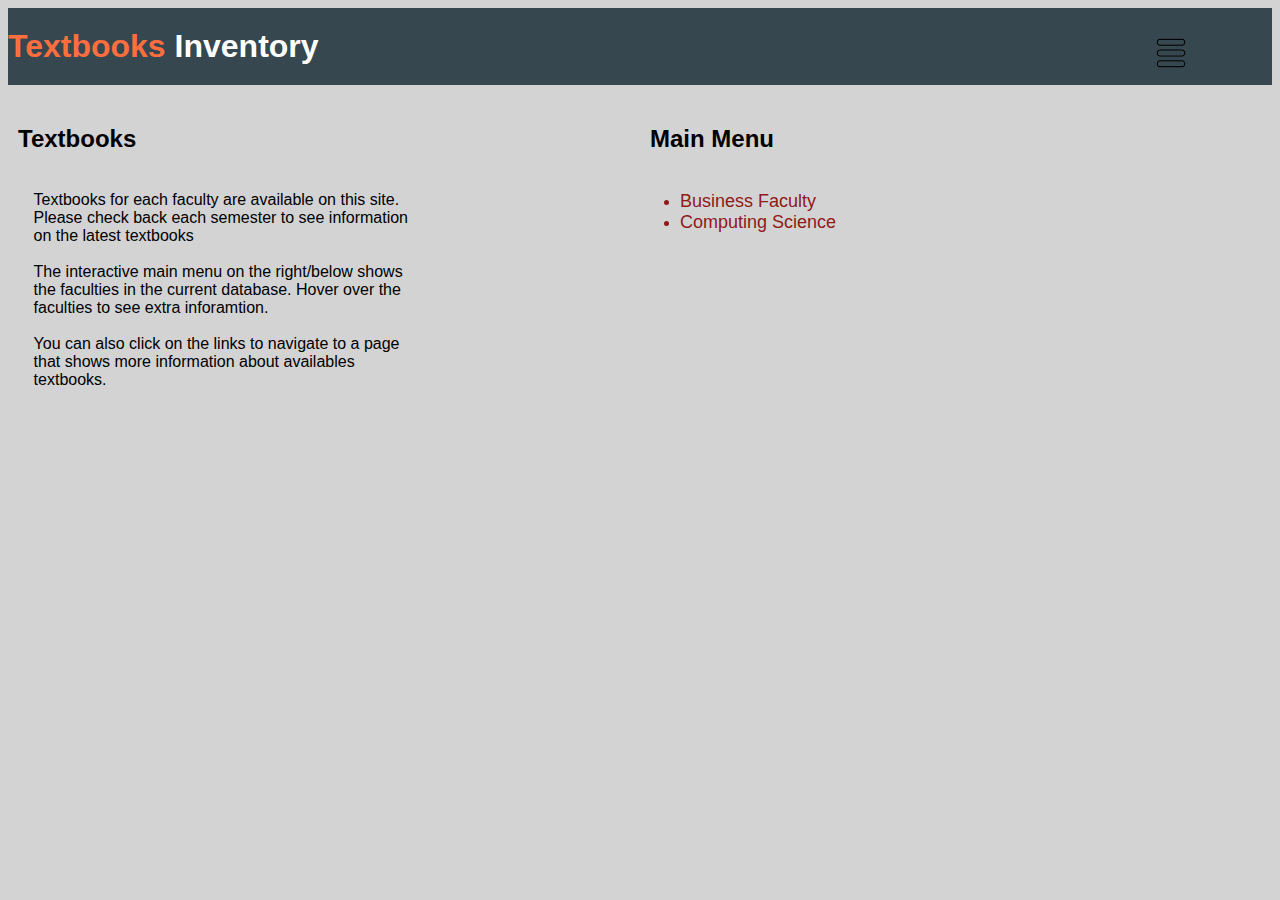
<file: index.html>
<!DOCTYPE html>
<html lang="en">
<head>
    <meta charset="UTF-8">
    <meta http-equiv="X-UA-Compatible" content="IE=edge">
    <meta name="viewport" content="width=device-width, initial-scale=1.0">
    <title>TextBook Inventory</title>
    <link rel="stylesheet" href="styles.css" />

</head>
<body style="background-color:lightgray;font-family:Arial, Helvetica, sans-serif">
    
    <h1 class="word">&nbsp;Inventory  </h1>
    <h1 class="navbarimg"><img src="img/navbaricon.png" alt="navbar" width="50" height="50"></h1>
   
    <section class="content">
    <h2>Textbooks</h2>
    <p>Textbooks for each faculty are available on this site.
            Please check back each semester to see information on
            the latest textbooks <br><br>
            The interactive main menu on the right/below shows the
            faculties in the current database. Hover over the faculties
            to see extra inforamtion. <br><br>
            You can also click on the links to navigate to a page that
            shows more information about availables textbooks.</p>

    </section>
   
    <section class="content">
        <h2>Main Menu</h2>
        <ul>

            <li class="listText"> <a href="BusInventory.html">Business Faculty</a> </li>
            <section class="hoverText">
                <h2>Beedie School of Business</h2>
                <p>The Business program at SFU is set up for you to learn from each other, the stage is set to form long-lasting
                friendships and make invaluable business connections. Main office: West Mall.</p>
            </section>

            <li class="listText">
                <a href="csInventory.html">Computing Science</a>
                 
                </li>
            <section class="hoverText">
                <h2>Computing Science</h2>
                <p>CS research is world-renowned, and our students graduate with advanced knowledge in areas such as networks, multimedia,
                healthcare and telecommunications. Main office: ASB</p>
            </section>

        </ul>
    </section>
   
   
    
   
</body>
</html>
</file>
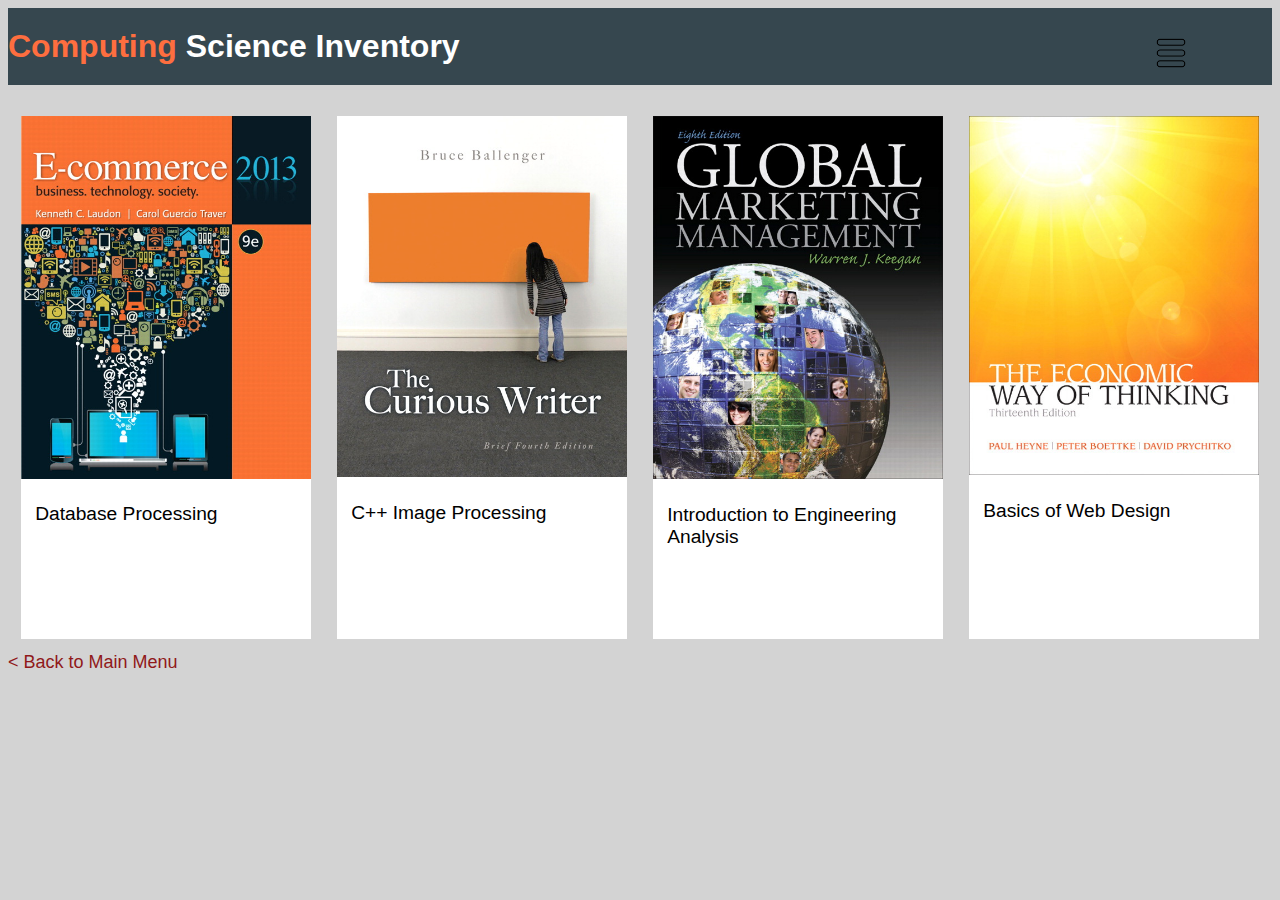
<file: BusInventory.html>
<!DOCTYPE html>
<html lang="en">
<head>
    <meta charset="UTF-8">
    <meta http-equiv="X-UA-Compatible" content="IE=edge">
    <meta name="viewport" content="width=device-width, initial-scale=1.0">
    <title>Document</title>
    <link rel="stylesheet" href="styles.css">

</head>
<body style="background-color:lightgray;font-family:Arial, Helvetica, sans-serif">

    <h1 class="wordComputer">&nbsp;Science Inventory </h1>
    <h1 class="navbarimg"><img src="img/navbaricon.png" alt="navbar" width="50" height="50"></h1>
    <br>
    <div class="image-container">

        <figure class="textbookimgs">
            <img class="textimgs" src="img/1.jpg" alt="Database Processing">
            <figcaption>Database Processing
                <button class="imgHover">See More </button>
            </figcaption>
        </figure>

        <figure class="textbookimgs">
            <img class="textimgs" src="img/2.jpg" alt="C++ image processing">
            <figcaption>C++ Image Processing
                <button class="imgHover">See More </button>
            </figcaption>
        </figure>

        <figure class="textbookimgs">
            <img class="textimgs" src="img/3.jpg" alt="Introduction to Engineering Analysis">
            <figcaption>Introduction to Engineering Analysis
                <button class="imgHover">See More </button>
            </figcaption>
        </figure>

        <figure class="textbookimgs">
            <img class="textimgs" src="img/4.jpg" alt="Web Design">
            <figcaption>Basics of Web Design
                <button class="imgHover">See More </button>
            </figcaption>
        </figure>

    </div>

    <a href="index.html">
        < Back to Main Menu </a>


</body>
</html>
</file>
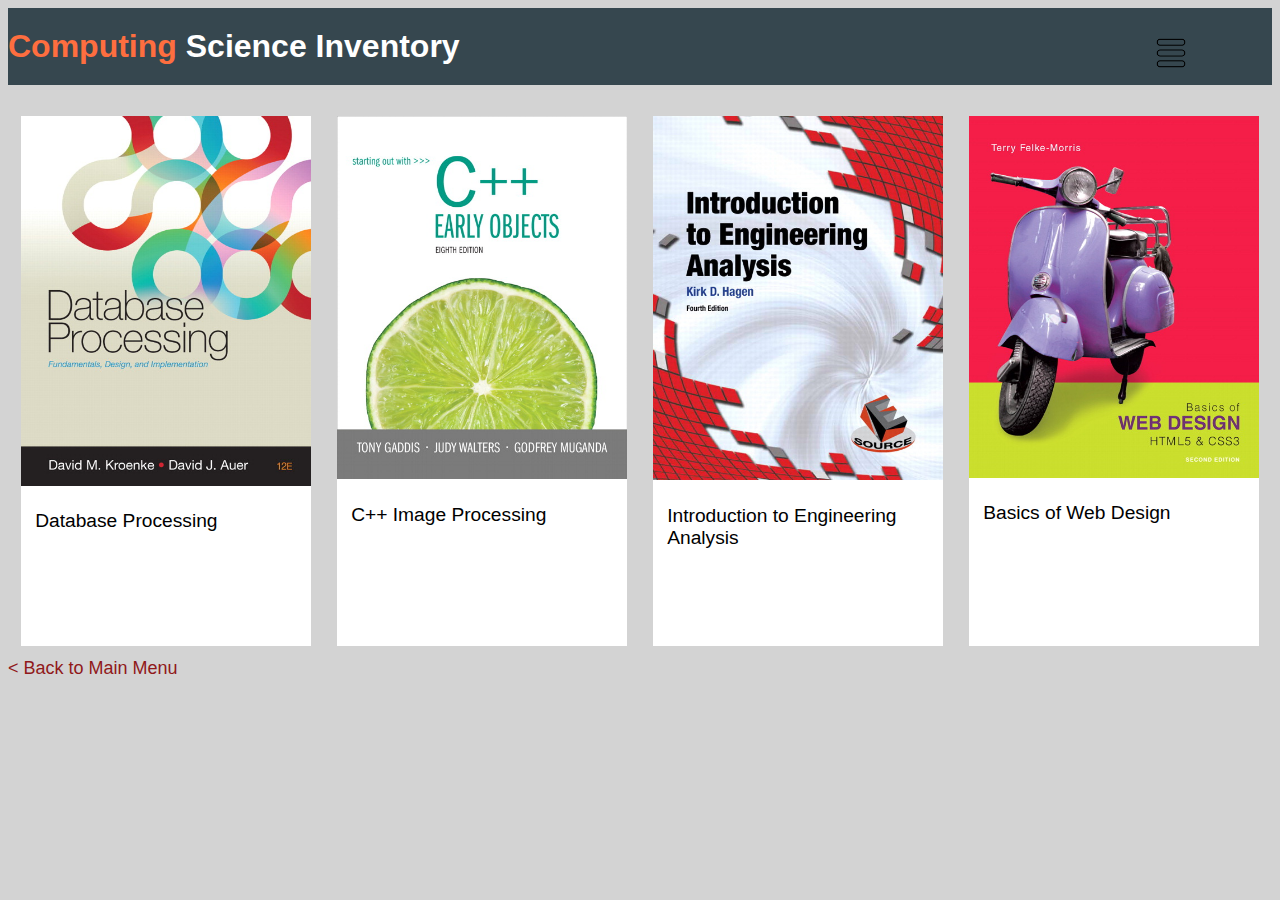
<file: csInventory.html>
<!DOCTYPE html>
<html lang="en">
<head>
    <meta charset="UTF-8">
    <meta http-equiv="X-UA-Compatible" content="IE=edge">
    <meta name="viewport" content="width=device-width, initial-scale=1.0">
    <title>csInventory</title>
    <link rel="stylesheet" href="styles.css">
</head>
<body style="background-color:lightgray;font-family:Arial, Helvetica, sans-serif">

<h1 class="wordComputer">&nbsp;Science Inventory </h1>
<h1 class="navbarimg"><img src="img/navbaricon.png" alt="navbar" width="50" height="50"></h1>
<br>
<div class="image-container">

    <figure class="textbookimgs">
        <img class="textimgs" src="img/5.jpg" alt="Database Processing">
        <figcaption>Database Processing
            <button class="imgHover">See More </button>
        </figcaption>
    </figure>

    <figure class="textbookimgs">
        <img class="textimgs" src="img/6.jpg" alt="C++ image processing">
        <figcaption>C++ Image Processing
            <button class="imgHover">See More </button>
        </figcaption>
    </figure>

    <figure class="textbookimgs">
        <img class="textimgs" src="img/7.jpg" alt="Introduction to Engineering Analysis">
        <figcaption>Introduction to Engineering Analysis
            <button class="imgHover">See More </button>
        </figcaption>
    </figure>

    <figure class="textbookimgs">
        <img class="textimgs" src="img/0.jpg" alt="Web Design">
        <figcaption>Basics of Web Design
            <button class="imgHover">See More </button>
        </figcaption>
    </figure>

</div>

<a href="index.html">
< Back to Main Menu
</a>


</body>
</html>
</file>
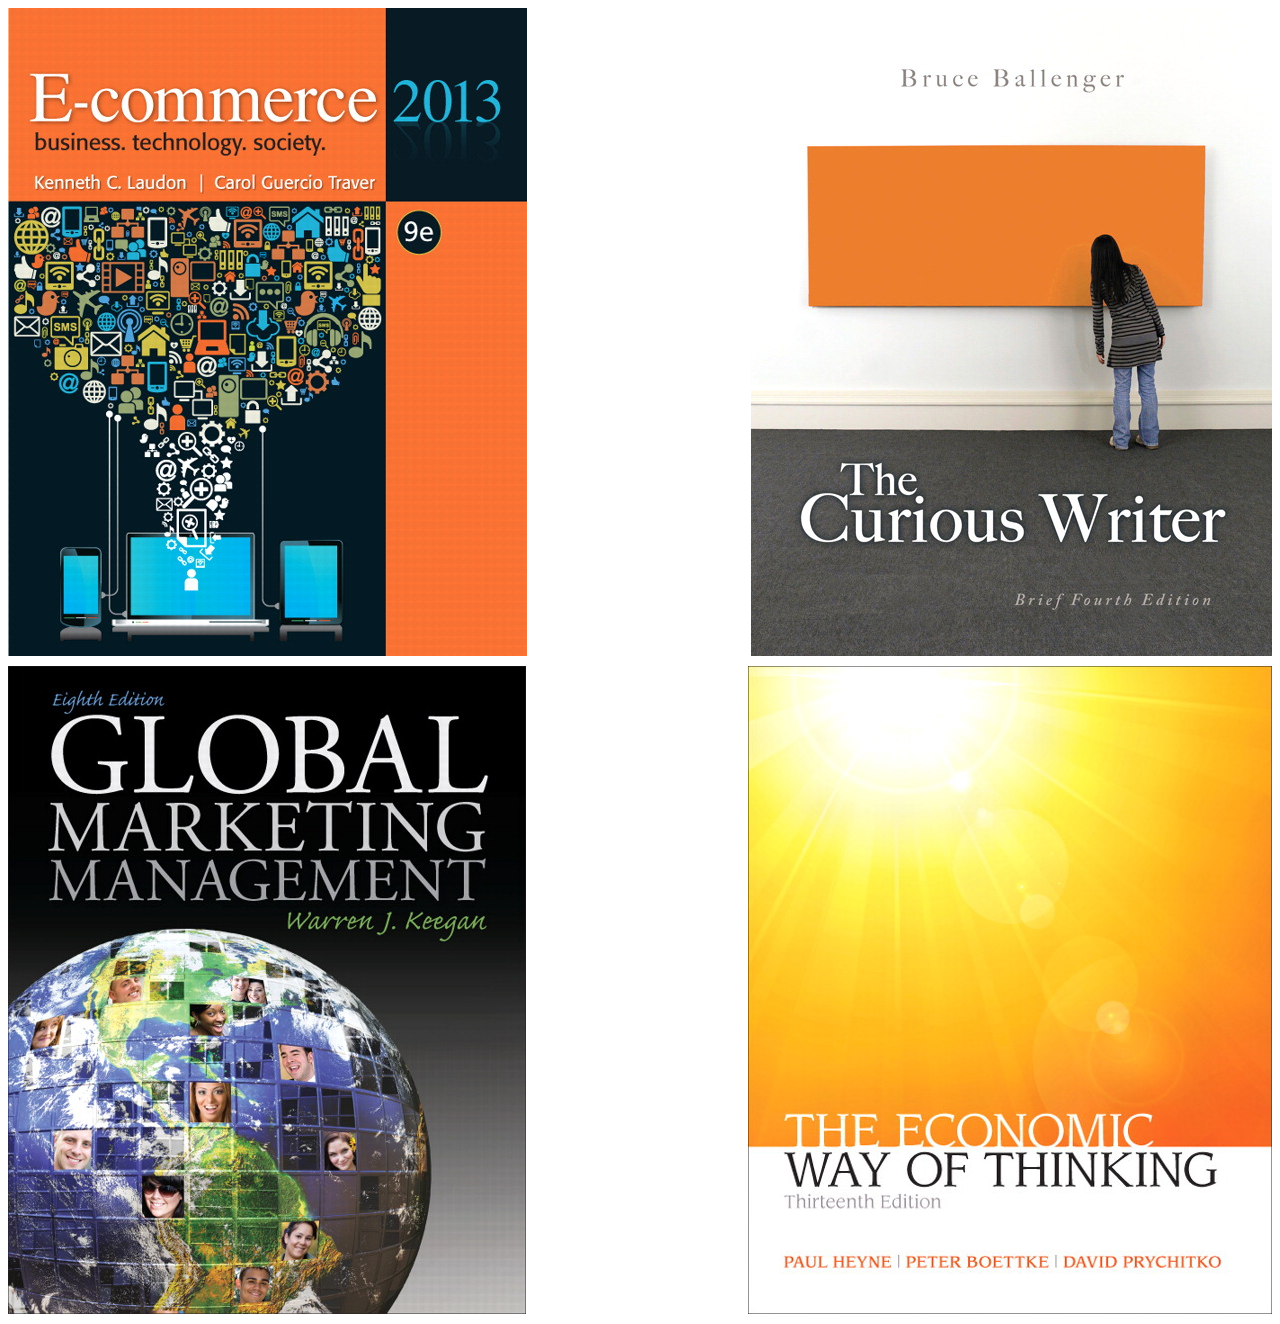
<file: test.html>
<!DOCTYPE html>
<html lang="en">
<head>
    <meta charset="UTF-8">
    <meta http-equiv="X-UA-Compatible" content="IE=edge">
    <meta name="viewport" content="width=device-width, initial-scale=1.0">
    <title>Document</title>
        <link rel="stylesheet" href="styles.css">

</head>
<body>
    <div class="image-container">
        <img src="img/1.jpg" alt="Image 1">
        <img src="img/2.jpg" alt="Image 2">
        <img src="img/3.jpg" alt="Image 3">
        <img src="img/4.jpg" alt="Image 4">
    </div>
    
</body>
</html>
</file>
<file: styles.css>
caption {
    padding: 10px;
    caption-side: bottom;
}

table {
    border-collapse: collapse;
    border: 2px solid rgb(200, 200, 200);
    letter-spacing: 1px;
    font-family: sans-serif;
    font-size: 0.8rem;
}

section{
    display: flex;
    border: 2px solid gray
   
}

p{
    padding-left: 2vw;
    padding-top: 3vw;
    padding-right: 17vw;
    margin: 0%;
    box-sizing: border-box;
    background-color: lightgray;
}
h2,h3{
   
    padding-left: 10px;
    padding-top: 40px;
    box-sizing: border-box;
    margin: 0%;
    background-color: lightgray;
    min-height: auto;
    
}
h1{
    border: none;
    display: flex;
    margin: 0%;
    background-color: #36474F;
    padding-top: 20px;
    padding-bottom: 20px;

   
}
  .word {
        float: left;
        color: white;
        width: 90%;
        box-sizing: content-box;
    
  }
   .wordComputer {
        float: left;
        color: white;
        width: 90%;
        box-sizing: content-box;

   }

  .word:before {
      color: #FE6E3F;
      content: "Textbooks";
  }
   .wordComputer:before {
       color: #FE6E3F;
       content: "Computing  ";
   }

  .navbarimg{
    border: #36474F;
    padding-bottom: 7px;
    margin: auto;
    flex: wrap;
    width: 10%;
    box-sizing: border-box;
  }

  ul{
    padding-top: 3vw;
    margin: 0%;
    box-sizing: border-box;
    background-color: lightgray;
        
  }

  li{
   color: #90191A;
  }

  .content{
    display: flex;
    flex-flow: row wrap;
    float: left;
    box-sizing: border-box;
    width: 50%;
    border: none;
  }

  @media (max-width: 550px) {

      .content,
      .left {
          float: none;
          display: block;
          width: 100%;
      }
  }

  @media (min-width: 500px) {

      .content,
      .left {
          float: left;
          display: inline-block;
          
      }

      .content {
          box-sizing: border-box;
          
      }

      .left {
          
      }
      .ulist{
      color: #696969;
        
      }
  }

  .listText{
    color: #90191A;
  }

  .hoverText{
        margin: 0%;
        padding: 0%;
        box-sizing: border-box;
        display: none;/* <----- hides text by default */
  }

.listText:hover + .hoverText{
        display: block;
        padding-bottom: 5%;
        border: none;
}

.textbookimgs{ /*figure container*/

    
    float: left;
    background-color: white;
    display: flex;
    flex-direction: column;
    flex-wrap: wrap;
    margin: 1%;
    width: 23%;
   
}

figcaption{/*figure caption*/
    padding: 5%;
    box-sizing: border-box;
    background-color: white;
    font-size: larger;
    height: 150px;
  
}

.textimgs{ /* actual imag sizes*/
   width: 100%;

    
}

.textbookimgs:hover .textimgs{
    filter: brightness(80%);
}

.imgHover{ /* button styling */
   
        background-color: orange;
        border: none;
        color: white;
        padding: 15px 32px;
        text-align: center;
        text-decoration: none;
        display: none;
        font-size: 18px;
        margin: 4px 2px;
        border-radius: 3px;
        cursor: pointer;

}
.textbookimgs:hover .imgHover{
    display: flex;
}

  
 
   @media (max-width: 770px) {

       .textbookimgs {
                width: 45%;
       }
   }

        @media (max-width: 480px) {
    
            .textbookimgs {
                width: 95%;
            }
        }

        @media (max-width: 518px) { /*resize header when small*/

            h1{
                font-size: small;
            }
            .navbarimg{
                padding: 0%;
                margin: 0%;
                height: 55.5px;
            }
        }

   /* Basic styles for the image container */
   .image-container {
       display: flex;
       flex-flow: row wrap;
       flex-wrap: wrap;
       justify-content: space-between;
       float: left;
   }

   /* Styles for individual images */
   .image-container img {
       /* Initially, two images in a row */
       margin-bottom: 10px;
   }

   /* Media query for smaller screens */
   @media (max-width: 768px) {
       .image-container img {
           
           /* One image in a row for smaller screens */
       }
   }

   a{
    color: #90191A;
    font-size: large;
    text-decoration: none;
   }
</file>
